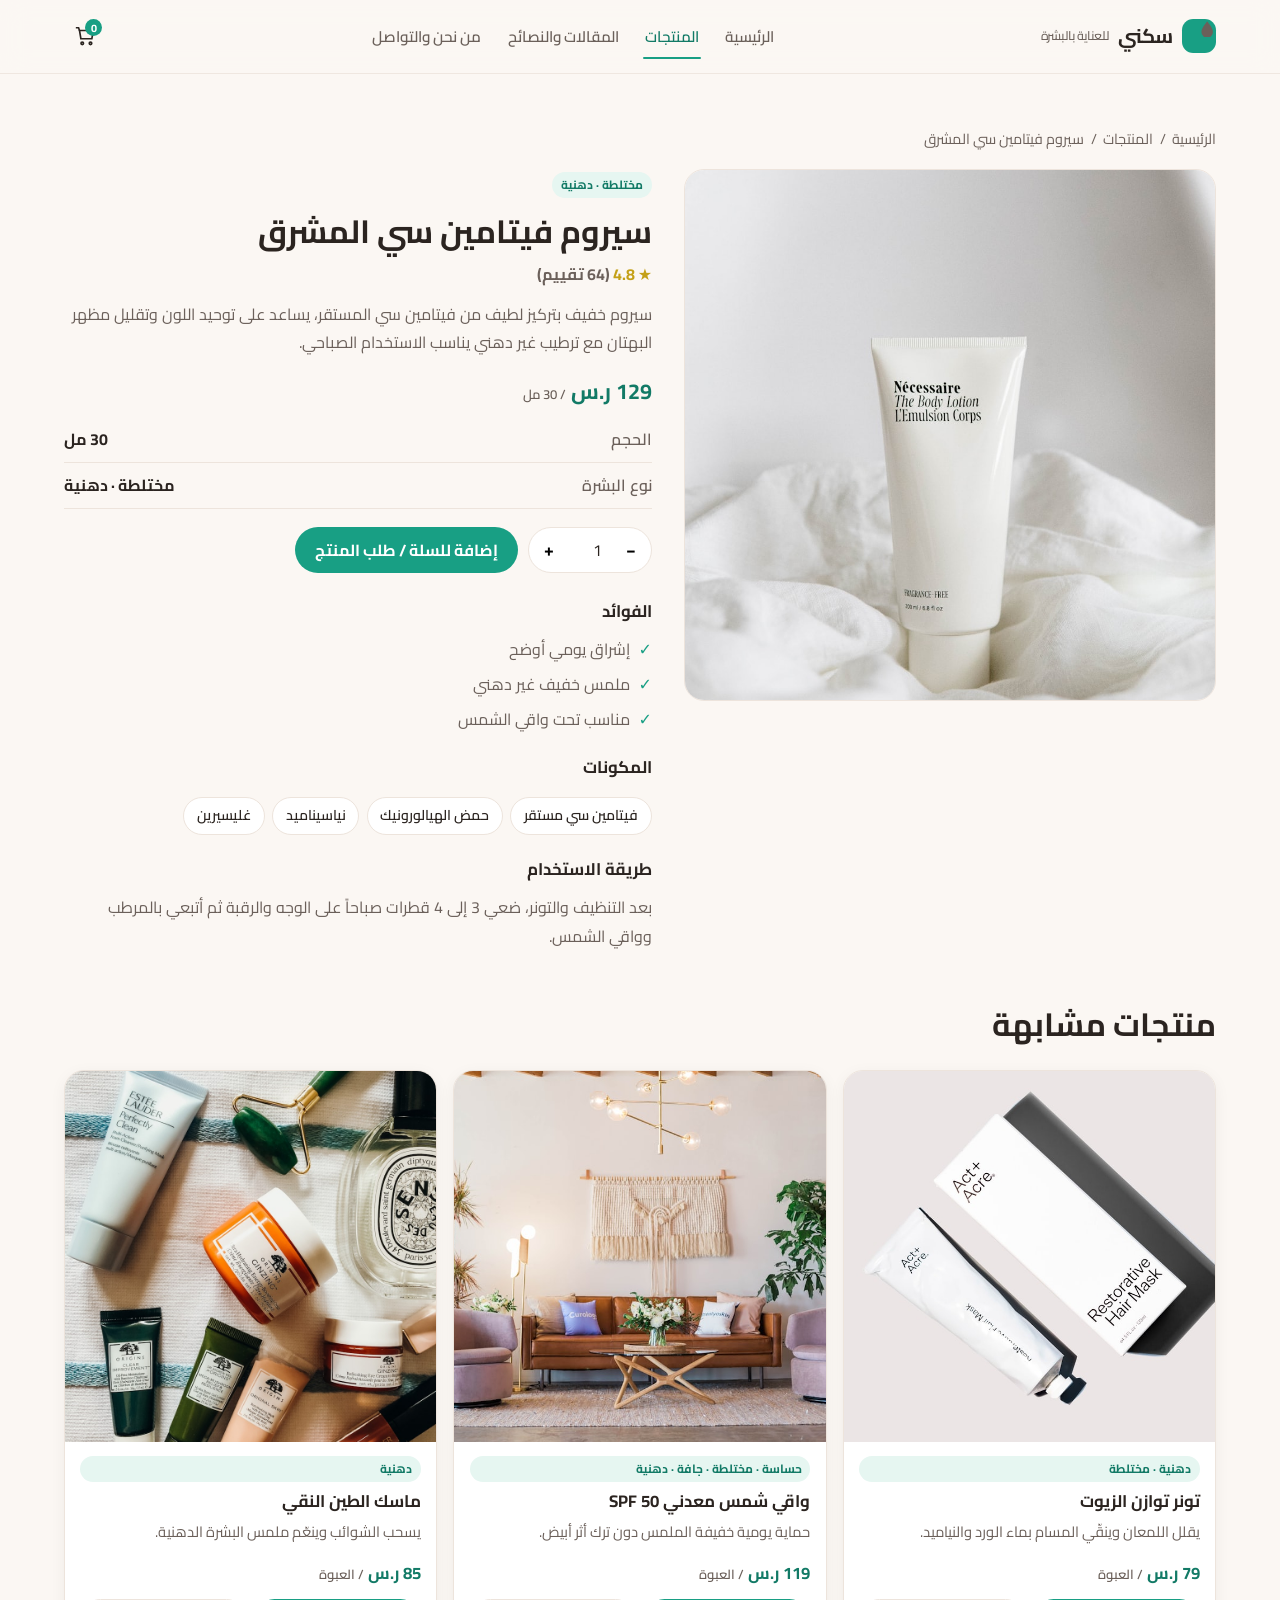
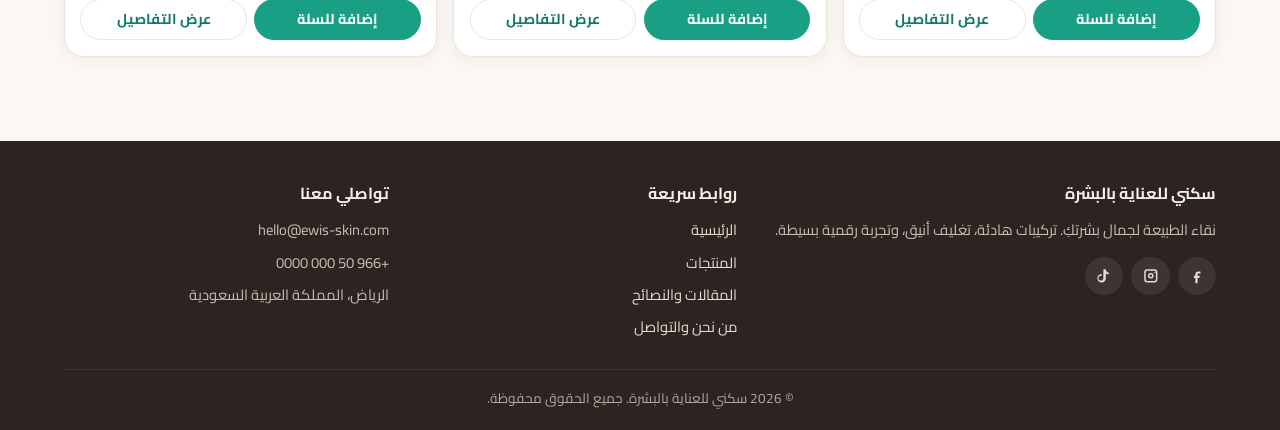
<file: product.html>
<!DOCTYPE html>
<html lang="ar" dir="rtl">
<head>
  <meta charset="UTF-8">
  <meta name="viewport" content="width=device-width, initial-scale=1">
  <meta name="description" content="تفاصيل منتج من سكني للعناية بالبشرة: المكونات، طريقة الاستخدام، والسعر.">
  <title>تفاصيل المنتج | سكني</title>
  <link rel="icon" href="favicon.svg" type="image/svg+xml">
  <link rel="preconnect" href="https://fonts.googleapis.com">
  <link rel="preconnect" href="https://fonts.gstatic.com" crossorigin>
  <link href="https://fonts.googleapis.com/css2?family=Cairo:wght@400;500;600;700&display=swap" rel="stylesheet">
  <link rel="stylesheet" href="css/style.css">
</head>
<body data-page="products">
  <a class="skip-link" href="#main">تخطّي إلى المحتوى</a>

  <header class="header">
    <div class="header__inner">
      <a class="logo" href="index.html" aria-label="سكني — الرئيسية">
        <span class="logo__mark" aria-hidden="true">
          <svg viewBox="0 0 24 24" fill="none"><path d="M12 3c4.5 6 7.5 10 7.5 14a7.5 7.5 0 1 1-15 0C4.5 13 7.5 9 12 3z" fill="currentColor"/></svg>
        </span>
        سكني
        <span>للعناية بالبشرة</span>
      </a>
      <nav class="nav" aria-label="التنقل الرئيسي">
        <a href="index.html" data-nav="home">الرئيسية</a>
        <a href="products.html" data-nav="products">المنتجات</a>
        <a href="blog.html" data-nav="blog">المقالات والنصائح</a>
        <a href="about.html" data-nav="about">من نحن والتواصل</a>
      </nav>
      <div class="header__actions">
        <button class="icon-btn" type="button" data-open-cart aria-label="سلة التسوق">
          <svg width="22" height="22" viewBox="0 0 24 24" fill="none" stroke="currentColor" stroke-width="1.8"><path d="M6 6h15l-1.5 9h-12z"/><path d="M6 6 5 3H2"/><circle cx="9" cy="20" r="1.4"/><circle cx="18" cy="20" r="1.4"/></svg>
          <span class="cart-count" data-cart-count hidden>0</span>
        </button>
        <button class="icon-btn menu-btn" type="button" data-open-menu aria-label="فتح القائمة">
          <svg width="22" height="22" viewBox="0 0 24 24" fill="none" stroke="currentColor" stroke-width="1.8"><path d="M4 7h16M4 12h16M4 17h16"/></svg>
        </button>
      </div>
    </div>
  </header>

  <div class="nav-overlay" data-close></div>
  <nav class="mobile-nav" aria-label="قائمة الجوال">
    <a href="index.html" data-nav="home">الرئيسية</a>
    <a href="products.html" data-nav="products">المنتجات</a>
    <a href="blog.html" data-nav="blog">المقالات والنصائح</a>
    <a href="about.html" data-nav="about">من نحن والتواصل</a>
  </nav>

  <main id="main" class="section">
    <div class="container" data-product-page></div>
  </main>

  <footer class="footer">
    <div class="container footer__grid">
      <div>
        <h3>سكني للعناية بالبشرة</h3>
        <p>نقاء الطبيعة لجمال بشرتكِ. تركيبات هادئة، تغليف أنيق، وتجربة رقمية بسيطة.</p>
        <div class="footer__social">
          <a href="https://www.facebook.com/" target="_blank" rel="noopener noreferrer" aria-label="فيسبوك"><svg viewBox="0 0 24 24"><path d="M14 9h3V6h-3c-2.2 0-4 1.8-4 4v2H8v3h2v7h3v-7h2.6l.4-3H13v-2c0-.6.4-1 1-1z"/></svg></a>
          <a href="https://www.instagram.com/" target="_blank" rel="noopener noreferrer" aria-label="إنستغرام"><svg viewBox="0 0 24 24"><path d="M7 3h10a4 4 0 0 1 4 4v10a4 4 0 0 1-4 4H7a4 4 0 0 1-4-4V7a4 4 0 0 1 4-4zm10 2H7a2 2 0 0 0-2 2v10a2 2 0 0 0 2 2h10a2 2 0 0 0 2-2V7a2 2 0 0 0-2-2zm-5 3.2A3.8 3.8 0 1 1 8.2 12 3.8 3.8 0 0 1 12 8.2zm0 2A1.8 1.8 0 1 0 13.8 12 1.8 1.8 0 0 0 12 10.2zM17.4 6.6a.9.9 0 1 1-.9.9.9.9 0 0 1 .9-.9z"/></svg></a>
          <a href="https://www.tiktok.com/" target="_blank" rel="noopener noreferrer" aria-label="تيك توك"><svg viewBox="0 0 24 24"><path d="M14.5 3c.4 2.4 1.8 4.2 4.2 4.6v2.4c-1.4 0-2.7-.4-3.9-1.2v6.5A5.8 5.8 0 1 1 9 9.6v2.5a3.3 3.3 0 1 0 2.4 3.2V3h3.1z"/></svg></a>
        </div>
      </div>
      <div>
        <h3>روابط سريعة</h3>
        <ul>
          <li><a href="index.html">الرئيسية</a></li>
          <li><a href="products.html">المنتجات</a></li>
          <li><a href="blog.html">المقالات والنصائح</a></li>
          <li><a href="about.html">من نحن والتواصل</a></li>
        </ul>
      </div>
      <div>
        <h3>تواصلي معنا</h3>
        <ul>
          <li>hello@ewis-skin.com</li>
          <li>+966 50 000 0000</li>
          <li>الرياض، المملكة العربية السعودية</li>
        </ul>
      </div>
    </div>
    <div class="container footer__copy">© 2026 سكني للعناية بالبشرة. جميع الحقوق محفوظة.</div>
  </footer>

  <div class="drawer-overlay" data-drawer-overlay></div>
  <aside class="cart-drawer" aria-label="سلة التسوق">
    <div class="cart-drawer__head">
      <strong>سلتكِ</strong>
      <button class="icon-btn" type="button" data-close aria-label="إغلاق">✕</button>
    </div>
    <div class="cart-drawer__list" data-cart-list></div>
    <div class="cart-drawer__foot">
      <div class="cart-total"><span>الإجمالي</span><span data-cart-total>0 ر.س</span></div>
      <button class="btn btn--primary" type="button" data-checkout>طلب المنتجات</button>
    </div>
  </aside>

  <script src="js/data.js"></script>
  <script src="js/main.js"></script>
</body>
</html>
</file>
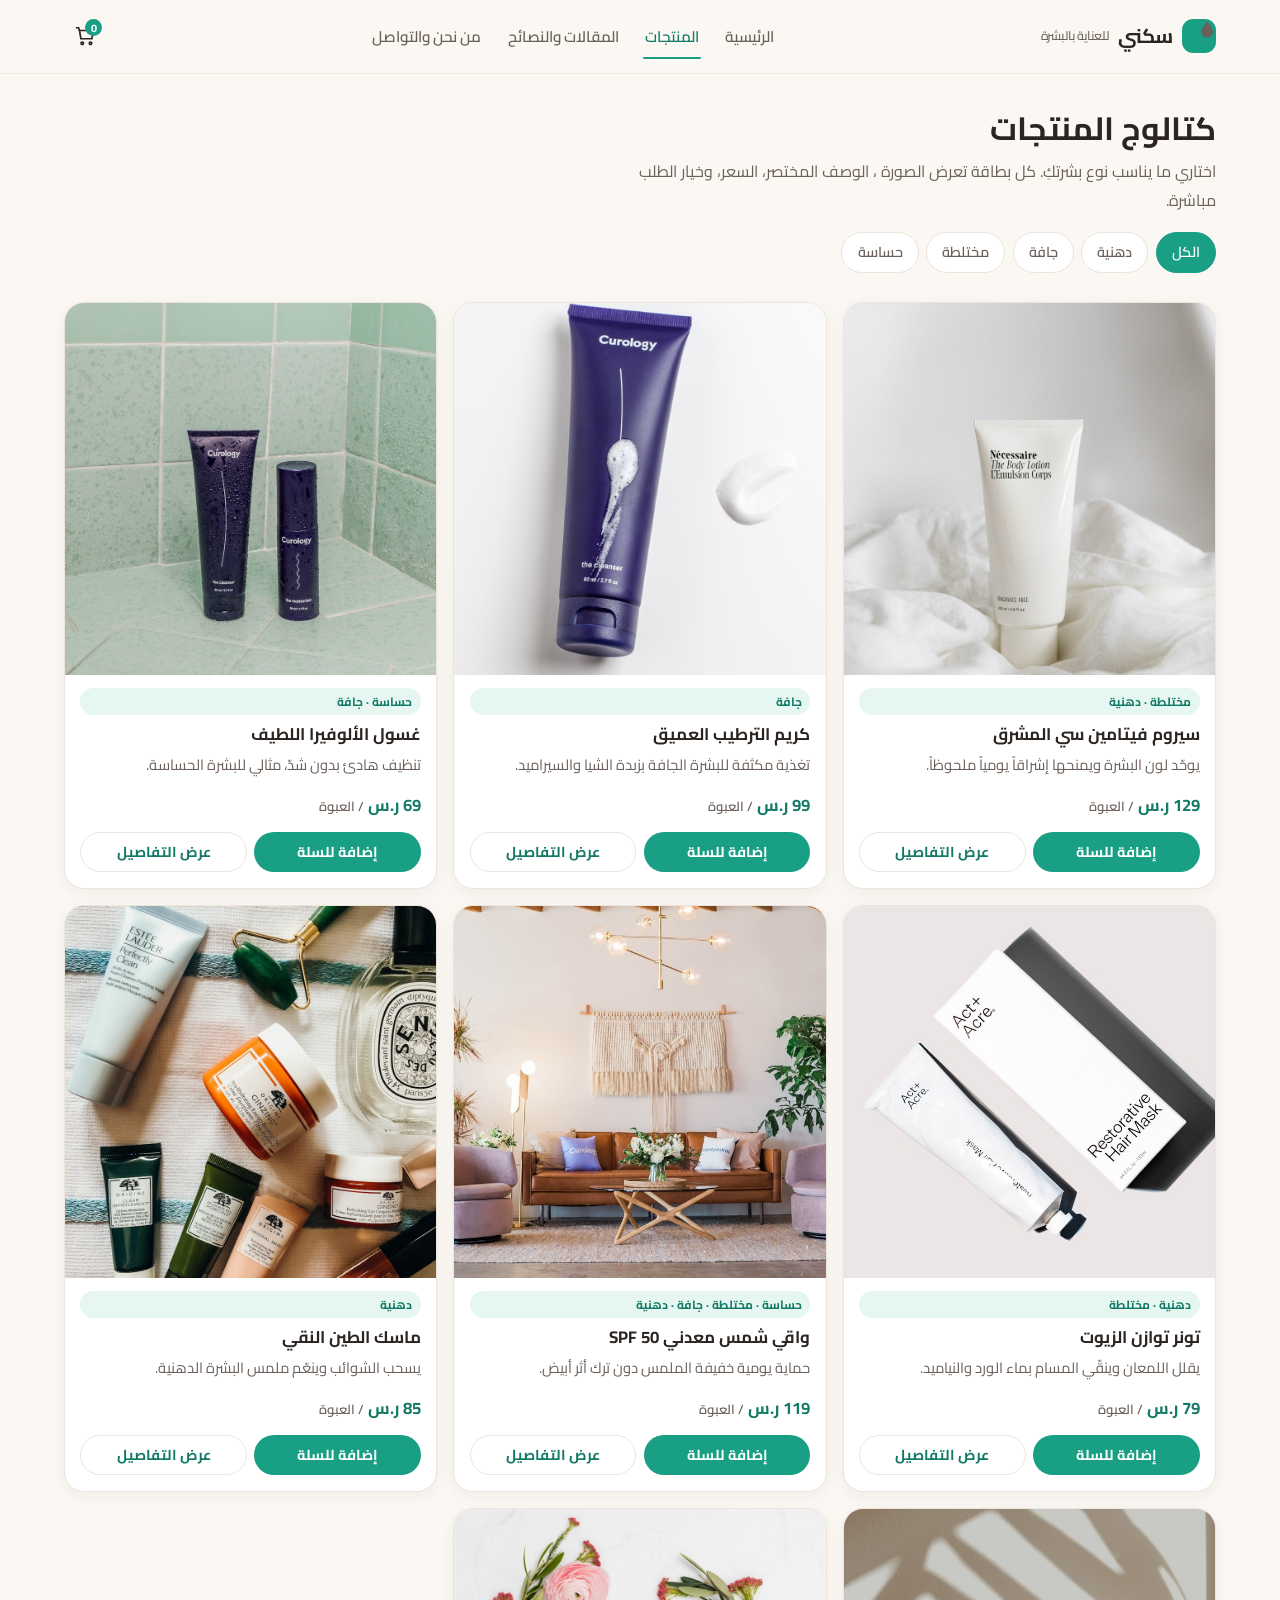
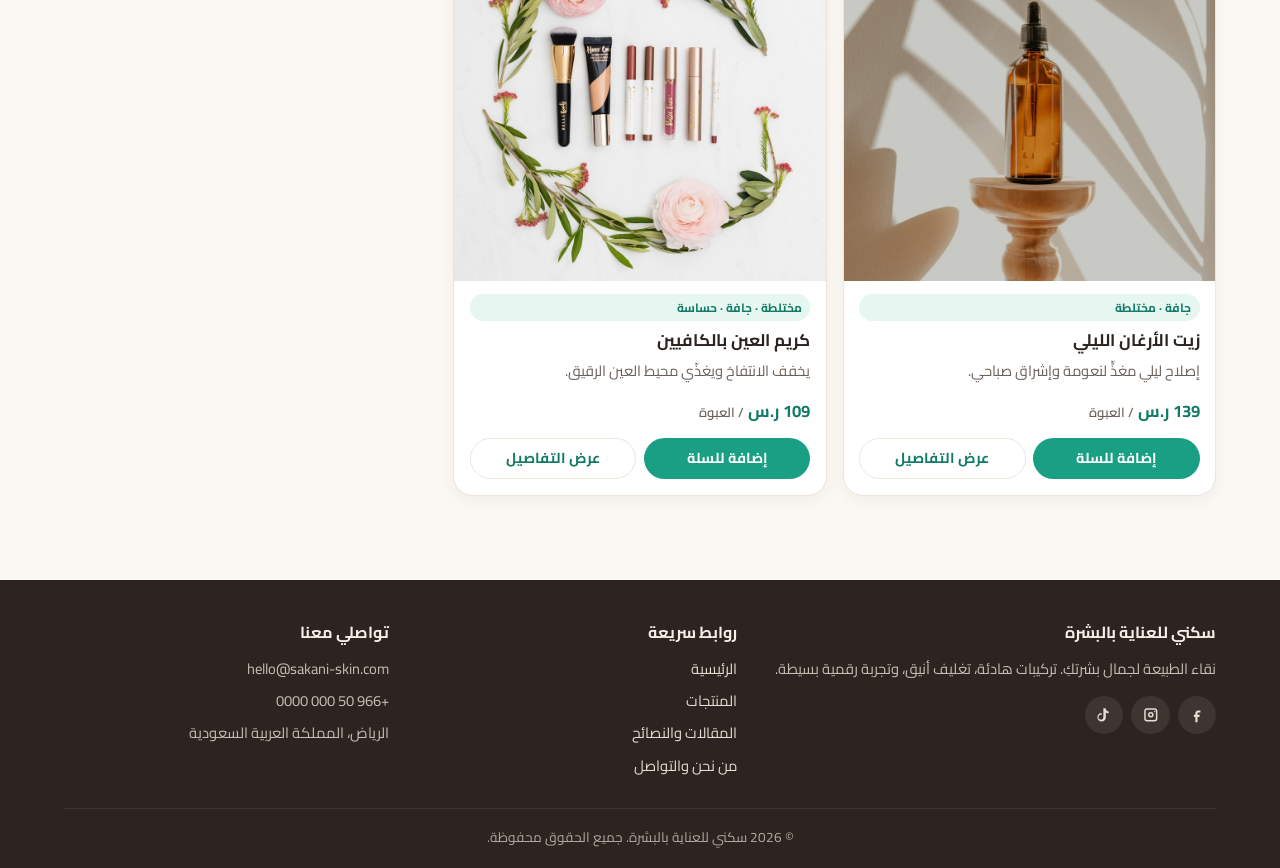
<file: products.html>
<!DOCTYPE html>
<html lang="ar" dir="rtl">
<head>
  <meta charset="UTF-8">
  <meta name="viewport" content="width=device-width, initial-scale=1">
  <meta name="description" content="تصفّحي منتجات سكني حسب نوع بشرتكِ: دهنية، جافة، مختلطة أو حساسة.">
  <title>المنتجات | سكني للعناية بالبشرة</title>
  <link rel="icon" href="favicon.svg" type="image/svg+xml">
  <link rel="preconnect" href="https://fonts.googleapis.com">
  <link rel="preconnect" href="https://fonts.gstatic.com" crossorigin>
  <link rel="preconnect" href="https://images.unsplash.com">
  <link href="https://fonts.googleapis.com/css2?family=Cairo:wght@400;500;600;700&display=swap" rel="stylesheet">
  <link rel="stylesheet" href="css/style.css">
</head>
<body data-page="products">
  <a class="skip-link" href="#main">تخطّي إلى المحتوى</a>

  <header class="header">
    <div class="header__inner">
      <a class="logo" href="index.html" aria-label="سكني — الرئيسية">
        <span class="logo__mark" aria-hidden="true">
          <svg viewBox="0 0 24 24" fill="none"><path d="M12 3c4.5 6 7.5 10 7.5 14a7.5 7.5 0 1 1-15 0C4.5 13 7.5 9 12 3z" fill="currentColor"/></svg>
        </span>
        سكني
        <span>للعناية بالبشرة</span>
      </a>
      <nav class="nav" aria-label="التنقل الرئيسي">
        <a href="index.html" data-nav="home">الرئيسية</a>
        <a href="products.html" data-nav="products">المنتجات</a>
        <a href="blog.html" data-nav="blog">المقالات والنصائح</a>
        <a href="about.html" data-nav="about">من نحن والتواصل</a>
      </nav>
      <div class="header__actions">
        <button class="icon-btn" type="button" data-open-cart aria-label="سلة التسوق">
          <svg width="22" height="22" viewBox="0 0 24 24" fill="none" stroke="currentColor" stroke-width="1.8"><path d="M6 6h15l-1.5 9h-12z"/><path d="M6 6 5 3H2"/><circle cx="9" cy="20" r="1.4"/><circle cx="18" cy="20" r="1.4"/></svg>
          <span class="cart-count" data-cart-count hidden>0</span>
        </button>
        <button class="icon-btn menu-btn" type="button" data-open-menu aria-label="فتح القائمة">
          <svg width="22" height="22" viewBox="0 0 24 24" fill="none" stroke="currentColor" stroke-width="1.8"><path d="M4 7h16M4 12h16M4 17h16"/></svg>
        </button>
      </div>
    </div>
  </header>

  <div class="nav-overlay" data-close></div>
  <nav class="mobile-nav" aria-label="قائمة الجوال">
    <a href="index.html" data-nav="home">الرئيسية</a>
    <a href="products.html" data-nav="products">المنتجات</a>
    <a href="blog.html" data-nav="blog">المقالات والنصائح</a>
    <a href="about.html" data-nav="about">من نحن والتواصل</a>
  </nav>

  <main id="main">
    <section class="page-hero">
      <div class="container">
        <h1>كتالوج المنتجات </h1>
        <p>اختاري ما يناسب نوع بشرتكِ. كل بطاقة تعرض الصورة ، الوصف المختصر، السعر، وخيار الطلب مباشرة.</p>
        <div class="filters" role="group" aria-label="تصفية حسب نوع البشرة">
          <button class="filter-btn is-active" type="button" data-filter="all">الكل</button>
          <button class="filter-btn" type="button" data-filter="oily">دهنية</button>
          <button class="filter-btn" type="button" data-filter="dry">جافة</button>
          <button class="filter-btn" type="button" data-filter="mixed">مختلطة</button>
          <button class="filter-btn" type="button" data-filter="sensitive">حساسة</button>
        </div>
      </div>
    </section>

    <section class="section" style="padding-top:0">
      <div class="container">
        <div class="grid grid--3" data-catalog></div>
        <p class="empty-state" data-empty>لا توجد منتجات لهذا النوع حالياً.</p>
      </div>
    </section>
  </main>

  <footer class="footer">
    <div class="container footer__grid">
      <div>
        <h3>سكني للعناية بالبشرة</h3>
        <p>نقاء الطبيعة لجمال بشرتكِ. تركيبات هادئة، تغليف أنيق، وتجربة رقمية بسيطة.</p>
        <div class="footer__social">
          <a href="https://www.facebook.com/" target="_blank" rel="noopener noreferrer" aria-label="فيسبوك"><svg viewBox="0 0 24 24"><path d="M14 9h3V6h-3c-2.2 0-4 1.8-4 4v2H8v3h2v7h3v-7h2.6l.4-3H13v-2c0-.6.4-1 1-1z"/></svg></a>
          <a href="https://www.instagram.com/" target="_blank" rel="noopener noreferrer" aria-label="إنستغرام"><svg viewBox="0 0 24 24"><path d="M7 3h10a4 4 0 0 1 4 4v10a4 4 0 0 1-4 4H7a4 4 0 0 1-4-4V7a4 4 0 0 1 4-4zm10 2H7a2 2 0 0 0-2 2v10a2 2 0 0 0 2 2h10a2 2 0 0 0 2-2V7a2 2 0 0 0-2-2zm-5 3.2A3.8 3.8 0 1 1 8.2 12 3.8 3.8 0 0 1 12 8.2zm0 2A1.8 1.8 0 1 0 13.8 12 1.8 1.8 0 0 0 12 10.2zM17.4 6.6a.9.9 0 1 1-.9.9.9.9 0 0 1 .9-.9z"/></svg></a>
          <a href="https://www.tiktok.com/" target="_blank" rel="noopener noreferrer" aria-label="تيك توك"><svg viewBox="0 0 24 24"><path d="M14.5 3c.4 2.4 1.8 4.2 4.2 4.6v2.4c-1.4 0-2.7-.4-3.9-1.2v6.5A5.8 5.8 0 1 1 9 9.6v2.5a3.3 3.3 0 1 0 2.4 3.2V3h3.1z"/></svg></a>
        </div>
      </div>
      <div>
        <h3>روابط سريعة</h3>
        <ul>
          <li><a href="index.html">الرئيسية</a></li>
          <li><a href="products.html">المنتجات</a></li>
          <li><a href="blog.html">المقالات والنصائح</a></li>
          <li><a href="about.html">من نحن والتواصل</a></li>
        </ul>
      </div>
      <div>
        <h3>تواصلي معنا</h3>
        <ul>
          <li>hello@sakani-skin.com</li>
          <li>+966 50 000 0000</li>
          <li>الرياض، المملكة العربية السعودية</li>
        </ul>
      </div>
    </div>
    <div class="container footer__copy">© 2026 سكني للعناية بالبشرة. جميع الحقوق محفوظة.</div>
  </footer>

  <div class="drawer-overlay" data-drawer-overlay></div>
  <aside class="cart-drawer" aria-label="سلة التسوق">
    <div class="cart-drawer__head">
      <strong>سلتكِ</strong>
      <button class="icon-btn" type="button" data-close aria-label="إغلاق">✕</button>
    </div>
    <div class="cart-drawer__list" data-cart-list></div>
    <div class="cart-drawer__foot">
      <div class="cart-total"><span>الإجمالي</span><span data-cart-total>0 ر.س</span></div>
      <button class="btn btn--primary" type="button" data-checkout>طلب المنتجات</button>
    </div>
  </aside>

  <div class="modal" data-modal role="dialog" aria-modal="true" aria-label="تفاصيل المنتج">
    <div class="modal__backdrop" data-modal-backdrop></div>
    <div class="modal__panel">
      <div class="modal__head">
        <strong>تفاصيل المنتج</strong>
        <button class="icon-btn" type="button" data-close aria-label="إغلاق">✕</button>
      </div>
      <div class="modal__body" data-modal-content></div>
    </div>
  </div>

  <script src="js/data.js"></script>
  <script src="js/main.js"></script>
</body>
</html>
</file>
<file: css/style.css>
/* إيويس — نظام تصميم Mobile-First للعناية بالبشرة */
:root {
  --bg: #fbf7f3;
  --bg-alt: #f3ebe4;
  --surface: #ffffff;
  --pink: #f3dcd8;
  --pink-deep: #c98b86;
  --nude: #e8d5c4;
  --sage: #c9d9c8;
  --sage-deep: #6f907c;
  --teal: #189f84;
  --teal-dark: #127a66;
  --teal-soft: #e6f6f1;
  --ink: #2b2420;
  --ink-soft: #6b605a;
  --line: #ede4dc;
  --shadow: 0 10px 32px rgba(43, 36, 32, 0.07);
  --shadow-sm: 0 4px 16px rgba(43, 36, 32, 0.05);
  --radius: 1.25rem;
  --radius-sm: 0.85rem;
  --header: 4.25rem;
  --max: 72rem;
  --font: "Cairo", system-ui, sans-serif;
}

*,
*::before,
*::after {
  box-sizing: border-box;
  margin: 0;
  padding: 0;
}

html {
  scroll-behavior: smooth;
}

body {
  font-family: var(--font);
  background: var(--bg);
  color: var(--ink);
  line-height: 1.8;
  min-height: 100vh;
  overflow-x: hidden;
}

img {
  max-width: 100%;
  display: block;
  height: auto;
}

a {
  color: inherit;
  text-decoration: none;
}

button,
input,
textarea,
select {
  font: inherit;
}

button {
  cursor: pointer;
  border: 0;
  background: none;
}

ul {
  list-style: none;
}

.skip-link {
  position: absolute;
  inset-inline-start: 1rem;
  top: -4rem;
  z-index: 100;
  background: var(--teal);
  color: #fff;
  padding: 0.5rem 1rem;
  border-radius: 0.5rem;
}

.skip-link:focus {
  top: 0.75rem;
}

.container {
  width: min(100% - 2rem, var(--max));
  margin-inline: auto;
}

/* ===== Header ===== */
.header {
  position: sticky;
  top: 0;
  z-index: 50;
  height: var(--header);
  display: flex;
  align-items: center;
  background: rgba(251, 247, 243, 0.88);
  backdrop-filter: blur(14px);
  border-bottom: 1px solid rgba(237, 228, 220, 0.8);
}

.header__inner {
  display: flex;
  align-items: center;
  justify-content: space-between;
  gap: 0.75rem;
  width: min(100% - 2rem, var(--max));
  margin-inline: auto;
}

.logo {
  display: flex;
  align-items: center;
  gap: 0.55rem;
  font-weight: 700;
  font-size: 1.25rem;
  letter-spacing: -0.02em;
}

.logo__mark {
  width: 2.15rem;
  height: 2.15rem;
  border-radius: 0.7rem;
  background: var(--teal);
  display: grid;
  place-items: center;
  color: #fff;
  flex-shrink: 0;
}

.logo__mark svg {
  width: 1.15rem;
  height: 1.15rem;
}

.logo span {
  color: var(--ink-soft);
  font-weight: 500;
  font-size: 0.78rem;
  display: none;
}

.nav {
  display: none;
}

.nav a {
  color: var(--ink-soft);
  font-weight: 600;
  font-size: 0.95rem;
  padding: 0.35rem 0.15rem;
  position: relative;
}

.nav a:hover,
.nav a.is-active {
  color: var(--teal-dark);
}

.nav a.is-active::after {
  content: "";
  position: absolute;
  right: 0;
  left: 0;
  bottom: -0.2rem;
  height: 2px;
  background: var(--teal);
  border-radius: 2px;
}

.header__actions {
  display: flex;
  align-items: center;
  gap: 0.35rem;
}

.icon-btn {
  width: 2.6rem;
  height: 2.6rem;
  border-radius: 50%;
  display: grid;
  place-items: center;
  color: var(--ink);
  position: relative;
  transition: background 0.2s;
}

.icon-btn:hover {
  background: var(--bg-alt);
}

.cart-count {
  position: absolute;
  top: 0.2rem;
  inset-inline-start: 0.2rem;
  min-width: 1.1rem;
  height: 1.1rem;
  padding: 0 0.25rem;
  border-radius: 999px;
  background: var(--teal);
  color: #fff;
  font-size: 0.68rem;
  font-weight: 700;
  display: grid;
  place-items: center;
}

.menu-btn {
  display: grid;
}

.nav-overlay,
.drawer-overlay {
  position: fixed;
  inset: 0;
  background: rgba(43, 36, 32, 0.4);
  opacity: 0;
  visibility: hidden;
  transition: 0.25s;
  z-index: 60;
}

.nav-overlay.is-open,
.drawer-overlay.is-open {
  opacity: 1;
  visibility: visible;
}

.mobile-nav {
  position: fixed;
  top: 0;
  bottom: 0;
  inset-inline-start: 0;
  width: min(20rem, 86vw);
  background: var(--surface);
  z-index: 70;
  padding: 1.25rem;
  transform: translateX(-110%);
  transition: transform 0.3s ease;
  display: flex;
  flex-direction: column;
  gap: 0.35rem;
  box-shadow: var(--shadow);
}

[dir="rtl"] .mobile-nav {
  transform: translateX(110%);
}

.mobile-nav.is-open {
  transform: translateX(0);
}

.mobile-nav a {
  padding: 0.85rem 0.6rem;
  border-radius: var(--radius-sm);
  font-weight: 600;
  color: var(--ink);
}

.mobile-nav a.is-active,
.mobile-nav a:hover {
  background: var(--teal-soft);
  color: var(--teal-dark);
}

/* ===== Buttons ===== */
.btn {
  display: inline-flex;
  align-items: center;
  justify-content: center;
  gap: 0.4rem;
  min-height: 2.85rem;
  padding: 0.55rem 1.25rem;
  border-radius: 999px;
  font-weight: 700;
  transition: 0.2s ease;
  text-align: center;
}

.btn--primary {
  background: var(--teal);
  color: #fff;
}

.btn--primary:hover {
  background: var(--teal-dark);
  transform: translateY(-1px);
}

.btn--ghost {
  background: #fff;
  color: var(--teal-dark);
  border: 1px solid var(--line);
}

.btn--ghost:hover {
  border-color: var(--teal);
  background: var(--teal-soft);
}

.btn--full {
  width: 100%;
}

.btn--sm {
  min-height: 2.4rem;
  padding: 0.4rem 0.95rem;
  font-size: 0.9rem;
}

/* ===== Hero ===== */
.hero {
  padding: 1.5rem 0 2.5rem;
}

.hero__card {
  position: relative;
  overflow: hidden;
  border-radius: 1.5rem;
  min-height: 28rem;
  display: grid;
  align-items: end;
  background: #d9c8bc center / cover no-repeat;
}

.hero__card::after {
  content: "";
  position: absolute;
  inset: 0;
  background: linear-gradient(
    to top,
    rgba(32, 24, 20, 0.72) 8%,
    rgba(32, 24, 20, 0.2) 55%,
    rgba(32, 24, 20, 0.08)
  );
}

.hero__content {
  position: relative;
  z-index: 1;
  padding: 1.6rem 1.25rem 1.75rem;
  color: #fff;
}

.eyebrow {
  display: inline-flex;
  align-items: center;
  gap: 0.4rem;
  background: rgba(255, 255, 255, 0.16);
  border: 1px solid rgba(255, 255, 255, 0.25);
  padding: 0.25rem 0.75rem;
  border-radius: 999px;
  font-size: 0.82rem;
  font-weight: 600;
  margin-bottom: 0.85rem;
}

.hero h1 {
  font-size: clamp(1.7rem, 6vw, 3rem);
  line-height: 1.35;
  font-weight: 700;
  margin-bottom: 0.7rem;
}

.hero p {
  color: rgba(255, 255, 255, 0.9);
  margin-bottom: 1.2rem;
  max-width: 34rem;
}

/* ===== Sections ===== */
.section {
  padding: 2.5rem 0;
}

.section--alt {
  background: linear-gradient(180deg, #f6efe8 0%, var(--bg) 100%);
}

.section__head {
  display: flex;
  flex-wrap: wrap;
  align-items: flex-end;
  justify-content: space-between;
  gap: 0.75rem 1rem;
  margin-bottom: 1.4rem;
}

.section__head h2,
.page-hero h1,
.article h1 {
  font-size: clamp(1.4rem, 3.5vw, 2rem);
  line-height: 1.4;
}

.muted {
  color: var(--ink-soft);
}

.page-hero {
  padding: 2rem 0 0.5rem;
}

.page-hero p {
  color: var(--ink-soft);
  max-width: 38rem;
  margin-top: 0.4rem;
}

/* ===== Cards / Grids ===== */
.grid {
  display: grid;
  gap: 1rem;
}

.grid--2,
.grid--3,
.grid--4 {
  grid-template-columns: 1fr;
}

.product-card,
.article-card,
.review-card,
.info-card,
.form-card {
  background: var(--surface);
  border: 1px solid var(--line);
  border-radius: var(--radius);
  box-shadow: var(--shadow-sm);
  overflow: hidden;
}

.product-card {
  display: flex;
  flex-direction: column;
}

.product-card__media {
  display: block;
  position: relative;
  aspect-ratio: 1 / 1;
  background: var(--bg-alt);
  overflow: hidden;
  flex-shrink: 0;
}

.article-card__media {
  display: block;
  position: relative;
  aspect-ratio: 4 / 3;
  background: var(--bg-alt);
  overflow: hidden;
}

.product-card__media img,
.article-card__media img,
.article-cover img {
  position: absolute;
  inset: 0;
  width: 100%;
  height: 100%;
  object-fit: cover;
  transition: transform 0.45s ease;
}

.product-card:hover img,
.article-card:hover img {
  transform: scale(1.05);
}

.product-card__body,
.article-card__body,
.review-card,
.info-card,
.form-card {
  padding: 0.85rem 0.95rem 1rem;
}

.product-card__body {
  display: flex;
  flex-direction: column;
  flex: 1;
}

.product-card__body p {
  display: -webkit-box;
  -webkit-line-clamp: 2;
  -webkit-box-orient: vertical;
  overflow: hidden;
  margin-bottom: 0.5rem;
}

.badge {
  display: inline-block;
  background: var(--teal-soft);
  color: var(--teal-dark);
  font-size: 0.75rem;
  font-weight: 700;
  padding: 0.15rem 0.55rem;
  border-radius: 999px;
  margin-bottom: 0.45rem;
}

.product-card h3,
.article-card h3 {
  font-size: 1.05rem;
  line-height: 1.5;
  margin-bottom: 0.3rem;
}

.product-card p,
.article-card p {
  color: var(--ink-soft);
  font-size: 0.92rem;
  margin-bottom: 0.75rem;
}

.price {
  font-weight: 700;
  color: var(--teal-dark);
  font-size: 1.05rem;
}

.price small {
  font-weight: 600;
  font-size: 0.82rem;
  color: var(--ink-soft);
}

.card-actions {
  display: grid;
  grid-template-columns: 1fr 1fr;
  gap: 0.45rem;
  margin-top: auto;
  padding-top: 0.7rem;
}

.card-actions .btn {
  width: 100%;
}

/* ===== Filters ===== */
.filters {
  display: flex;
  flex-wrap: wrap;
  gap: 0.45rem;
  margin: 1.1rem 0 1.35rem;
}

.filter-btn {
  padding: 0.4rem 0.95rem;
  border-radius: 999px;
  border: 1px solid var(--line);
  background: #fff;
  color: var(--ink-soft);
  font-weight: 600;
  font-size: 0.9rem;
}

.filter-btn.is-active,
.filter-btn:hover {
  background: var(--teal);
  border-color: var(--teal);
  color: #fff;
}

.product-card.is-hidden {
  display: none;
}

.empty-state {
  display: none;
  text-align: center;
  padding: 2rem 1rem;
  color: var(--ink-soft);
}

.empty-state.is-visible {
  display: block;
}

/* ===== Reviews ===== */
.review-card {
  display: flex;
  flex-direction: column;
  gap: 0.55rem;
}

.stars {
  color: #d4a017;
  letter-spacing: 0.08em;
}

.review-card footer {
  margin-top: auto;
  display: flex;
  align-items: center;
  gap: 0.7rem;
}

.avatar {
  width: 2.5rem;
  height: 2.5rem;
  border-radius: 50%;
  display: grid;
  place-items: center;
  background: var(--pink);
  color: #8a504c;
  font-weight: 700;
}

.review-card strong {
  display: block;
  line-height: 1.3;
}

/* ===== Benefits strip ===== */
.benefits {
  display: grid;
  gap: 0.75rem;
}

.benefit {
  display: flex;
  gap: 0.8rem;
  align-items: flex-start;
  padding: 1rem;
  background: #fff;
  border: 1px solid var(--line);
  border-radius: var(--radius);
}

.benefit__icon {
  width: 2.6rem;
  height: 2.6rem;
  border-radius: 0.8rem;
  background: var(--teal-soft);
  color: var(--teal-dark);
  display: grid;
  place-items: center;
  flex-shrink: 0;
}

.benefit h3 {
  font-size: 1rem;
}

.benefit p {
  color: var(--ink-soft);
  font-size: 0.9rem;
}

/* ===== About ===== */
.about-hero {
  display: grid;
  gap: 1.25rem;
  align-items: center;
}

.about-hero__media {
  border-radius: var(--radius);
  overflow: hidden;
  min-height: 14rem;
  background: var(--bg-alt);
}

.about-hero__media img {
  width: 100%;
  height: 100%;
  object-fit: cover;
  min-height: 16rem;
}

.chips {
  display: flex;
  flex-wrap: wrap;
  gap: 0.45rem;
  margin-top: 0.9rem;
}

.chip {
  background: #fff;
  border: 1px solid var(--line);
  padding: 0.35rem 0.8rem;
  border-radius: 999px;
  font-size: 0.88rem;
  font-weight: 600;
}

.social-row {
  display: flex;
  flex-wrap: wrap;
  gap: 0.6rem;
  margin-top: 0.9rem;
}

.social-btn {
  display: inline-flex;
  align-items: center;
  gap: 0.45rem;
  padding: 0.55rem 0.95rem;
  border-radius: 999px;
  background: #fff;
  border: 1px solid var(--line);
  font-weight: 700;
}

.social-btn:hover {
  border-color: var(--teal);
  color: var(--teal-dark);
  background: var(--teal-soft);
}

/* ===== Forms ===== */
.form {
  display: grid;
  gap: 0.85rem;
}

.field label {
  display: block;
  font-weight: 700;
  margin-bottom: 0.3rem;
  font-size: 0.92rem;
}

.field input,
.field textarea {
  width: 100%;
  border: 1px solid var(--line);
  background: #fff;
  border-radius: 0.85rem;
  padding: 0.7rem 0.9rem;
  color: var(--ink);
  outline: none;
}

.field input:focus,
.field textarea:focus {
  border-color: var(--teal);
  box-shadow: 0 0 0 3px rgba(24, 159, 132, 0.15);
}

.field textarea {
  min-height: 8rem;
  resize: vertical;
}

.form-note {
  font-size: 0.85rem;
  color: var(--ink-soft);
}

.form-success {
  display: none;
  background: var(--teal-soft);
  color: var(--teal-dark);
  border-radius: var(--radius-sm);
  padding: 0.85rem 1rem;
  font-weight: 600;
}

.form-success.is-visible {
  display: block;
}

.field-error {
  color: #b42318;
  font-size: 0.82rem;
  margin-top: 0.25rem;
  display: none;
}

.field.is-invalid .field-error {
  display: block;
}

.field.is-invalid input,
.field.is-invalid textarea {
  border-color: #e3a29c;
}

/* ===== Article ===== */
.article-cover {
  border-radius: var(--radius);
  overflow: hidden;
  aspect-ratio: 16 / 9;
  background: var(--bg-alt);
  margin: 1rem 0 1.25rem;
}

.article-meta {
  color: var(--ink-soft);
  font-size: 0.9rem;
  display: flex;
  gap: 0.75rem;
  flex-wrap: wrap;
}

.article-body p {
  margin-bottom: 1rem;
  font-size: 1.05rem;
}

/* ===== Footer ===== */
.footer {
  margin-top: 2rem;
  background: #2b2420;
  color: #f6efe8;
  padding: 2.4rem 0 1.2rem;
}

.footer a {
  color: #e8dcd2;
}

.footer a:hover {
  color: #fff;
}

.footer__grid {
  display: grid;
  gap: 1.5rem;
}

.footer h3 {
  font-size: 1rem;
  margin-bottom: 0.6rem;
}

.footer p,
.footer li {
  color: #c9bdb3;
  font-size: 0.92rem;
}

.footer li + li {
  margin-top: 0.35rem;
}

.footer__social {
  display: flex;
  gap: 0.5rem;
  margin-top: 0.8rem;
}

.footer__social a {
  width: 2.4rem;
  height: 2.4rem;
  border-radius: 50%;
  display: grid;
  place-items: center;
  background: rgba(255, 255, 255, 0.08);
}

.footer__social svg,
.social-btn svg {
  width: 1.1rem;
  height: 1.1rem;
  fill: currentColor;
}

.footer__copy {
  margin-top: 1.8rem;
  padding-top: 1rem;
  border-top: 1px solid rgba(255, 255, 255, 0.08);
  font-size: 0.85rem;
  color: #b5a89e;
  text-align: center;
}

/* ===== Cart drawer ===== */
.cart-drawer {
  position: fixed;
  top: 0;
  bottom: 0;
  inset-inline-end: 0;
  width: min(22rem, 92vw);
  background: #fff;
  z-index: 80;
  display: flex;
  flex-direction: column;
  transform: translateX(110%);
  transition: transform 0.3s ease;
  box-shadow: var(--shadow);
}

[dir="rtl"] .cart-drawer {
  transform: translateX(-110%);
}

.cart-drawer.is-open {
  transform: translateX(0);
}

.cart-drawer__head,
.modal__head {
  display: flex;
  align-items: center;
  justify-content: space-between;
  padding: 1rem 1.1rem;
  border-bottom: 1px solid var(--line);
}

.cart-drawer__list {
  flex: 1;
  overflow: auto;
  padding: 1rem;
  display: grid;
  gap: 0.75rem;
  align-content: start;
}

.cart-item {
  display: grid;
  grid-template-columns: 4rem 1fr auto;
  gap: 0.7rem;
  align-items: center;
}

.cart-item img {
  width: 4rem;
  height: 4rem;
  object-fit: cover;
  border-radius: 0.7rem;
  background: var(--bg-alt);
}

.cart-item h4 {
  font-size: 0.9rem;
  line-height: 1.4;
}

.qty {
  display: inline-flex;
  align-items: center;
  gap: 0.35rem;
  margin-top: 0.25rem;
}

.qty button {
  width: 1.6rem;
  height: 1.6rem;
  border-radius: 50%;
  background: var(--bg-alt);
  font-weight: 700;
}

.cart-drawer__foot {
  padding: 1rem 1.1rem 1.25rem;
  border-top: 1px solid var(--line);
  display: grid;
  gap: 0.7rem;
}

.cart-total {
  display: flex;
  justify-content: space-between;
  font-weight: 700;
}

.cart-empty {
  color: var(--ink-soft);
  text-align: center;
  padding: 2rem 0.5rem;
}

/* ===== Modal ===== */
.modal {
  position: fixed;
  inset: 0;
  z-index: 90;
  display: grid;
  place-items: center;
  padding: 1rem;
  opacity: 0;
  visibility: hidden;
  transition: 0.25s;
}

.modal.is-open {
  opacity: 1;
  visibility: visible;
}

.modal__backdrop {
  position: absolute;
  inset: 0;
  background: rgba(43, 36, 32, 0.45);
}

.modal__panel {
  position: relative;
  width: min(40rem, 100%);
  max-height: min(90vh, 44rem);
  overflow: auto;
  background: #fff;
  border-radius: 1.25rem;
  box-shadow: var(--shadow);
}

.modal__body {
  display: grid;
  gap: 1rem;
  padding: 1rem 1.1rem 1.25rem;
}

.modal__body img {
  width: 100%;
  aspect-ratio: 16 / 10;
  object-fit: cover;
  border-radius: var(--radius-sm);
  background: var(--bg-alt);
}

/* ===== Toast ===== */
.toast {
  position: fixed;
  bottom: 1.1rem;
  left: 50%;
  transform: translate(-50%, 120%);
  background: var(--ink);
  color: #fff;
  padding: 0.7rem 1.1rem;
  border-radius: 999px;
  z-index: 100;
  font-weight: 600;
  font-size: 0.9rem;
  transition: transform 0.3s ease;
  white-space: nowrap;
}

.toast.is-visible {
  transform: translate(-50%, 0);
}

/* ===== Tablet+ ===== */
@media (min-width: 720px) {
  .logo span {
    display: inline;
  }

  .grid--2 {
    grid-template-columns: 1fr 1fr;
  }

  .grid--3,
  .grid--4 {
    grid-template-columns: repeat(2, 1fr);
  }

  .hero__card {
    min-height: 32rem;
    align-items: center;
  }

  .hero__content {
    padding: 3rem 3rem;
    max-width: 36rem;
  }

  .benefits {
    grid-template-columns: repeat(3, 1fr);
  }

  .about-hero {
    grid-template-columns: 1.05fr 0.95fr;
  }

  .footer__grid {
    grid-template-columns: 1.4fr 1fr 1fr;
  }

  .modal__body {
    grid-template-columns: 1fr 1fr;
    align-items: start;
  }
}

/* ===== Desktop ===== */
@media (min-width: 1024px) {
  :root {
    --header: 4.6rem;
  }

  .menu-btn {
    display: none;
  }

  .nav {
    display: flex;
    align-items: center;
    gap: 1.35rem;
  }

  .grid--3 {
    grid-template-columns: repeat(3, 1fr);
  }

  .grid--4 {
    grid-template-columns: repeat(4, 1fr);
  }

  .hero {
    padding-top: 2rem;
  }

  .section {
    padding: 3.25rem 0;
  }
}

/* ===== Product details ===== */
.breadcrumb {
  display: flex;
  flex-wrap: wrap;
  gap: 0.4rem;
  align-items: center;
  color: var(--ink-soft);
  font-size: 0.9rem;
  margin-bottom: 1.1rem;
}

.breadcrumb a:hover {
  color: var(--teal-dark);
}

.product-detail {
  display: grid;
  gap: 1.35rem;
}

.product-detail__media {
  background: var(--bg-alt);
  border: 1px solid var(--line);
  border-radius: var(--radius);
  overflow: hidden;
}

.product-detail__media img {
  width: 100%;
  aspect-ratio: 1;
  object-fit: cover;
}

.product-detail__info h1 {
  font-size: clamp(1.45rem, 3vw, 2rem);
  line-height: 1.4;
  margin: 0.25rem 0 0.35rem;
}

.product-rating {
  color: #c4a017;
  font-weight: 700;
  margin-bottom: 0.7rem;
}

.product-detail__price {
  font-size: 1.35rem;
  margin: 0.9rem 0;
}

.specs {
  display: grid;
  gap: 0.55rem;
  margin-bottom: 1.1rem;
}

.specs > div {
  display: flex;
  justify-content: space-between;
  gap: 1rem;
  padding-bottom: 0.5rem;
  border-bottom: 1px solid var(--line);
}

.specs dt {
  color: var(--ink-soft);
  font-weight: 600;
}

.specs dd {
  font-weight: 700;
}

.pdp-actions {
  display: flex;
  flex-wrap: wrap;
  gap: 0.65rem;
  align-items: center;
  margin-bottom: 1.4rem;
}

.qty-box {
  display: inline-flex;
  align-items: center;
  border: 1px solid var(--line);
  border-radius: 999px;
  background: #fff;
  overflow: hidden;
}

.qty-box button {
  width: 2.5rem;
  height: 2.7rem;
  font-weight: 700;
  font-size: 1.1rem;
}

.qty-box input {
  width: 2.6rem;
  border: 0;
  text-align: center;
  background: transparent;
  color: var(--ink);
}

.pdp-block h2 {
  font-size: 1.05rem;
  margin-bottom: 0.55rem;
}

.pdp-block + .pdp-block {
  margin-top: 1.15rem;
}

.benefits-list {
  display: grid;
  gap: 0.4rem;
}

.benefits-list li {
  position: relative;
  padding-inline-start: 1.35rem;
  color: var(--ink-soft);
}

.benefits-list li::before {
  content: "✓";
  position: absolute;
  inset-inline-start: 0;
  color: var(--teal);
  font-weight: 700;
}

@media (min-width: 720px) {
  .product-detail {
    grid-template-columns: 0.95fr 1.05fr;
    align-items: start;
    gap: 2rem;
  }

  .product-detail__media {
    position: sticky;
    top: calc(var(--header) + 1rem);
  }
}
</file>
